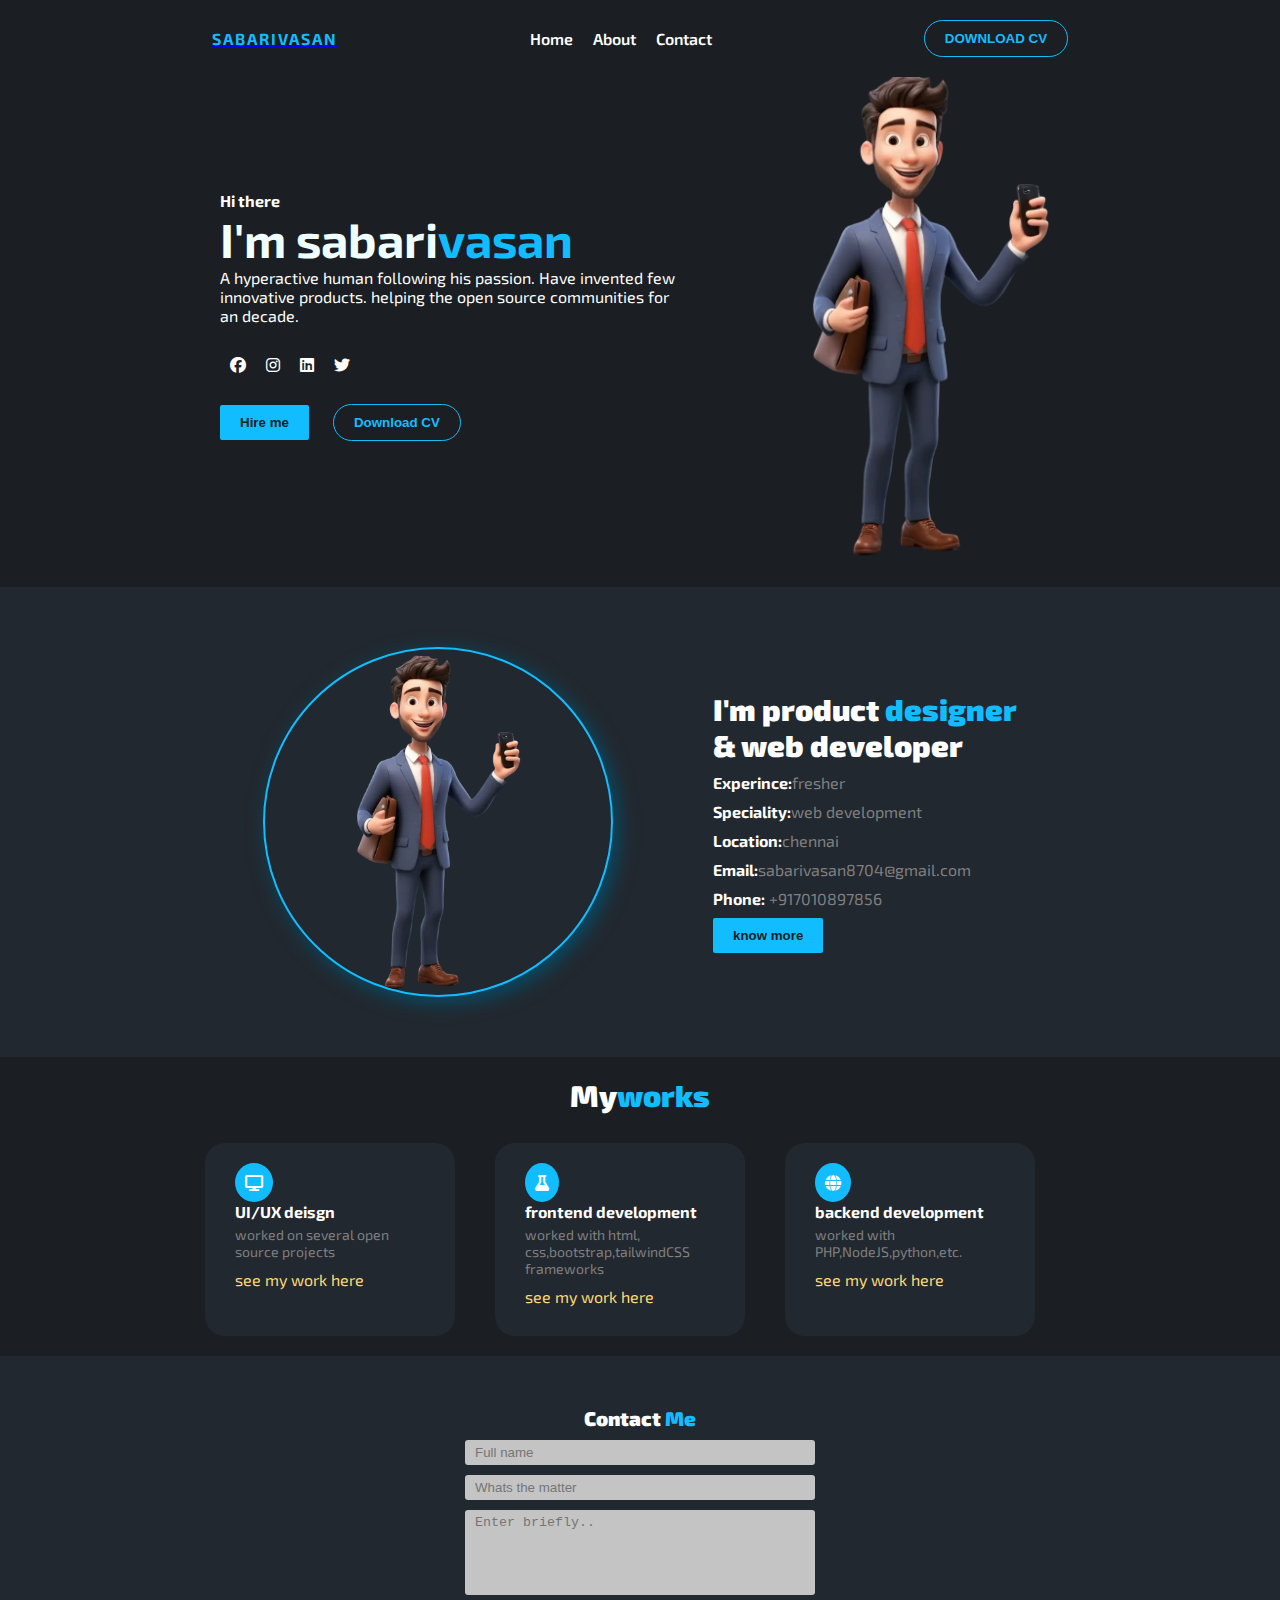
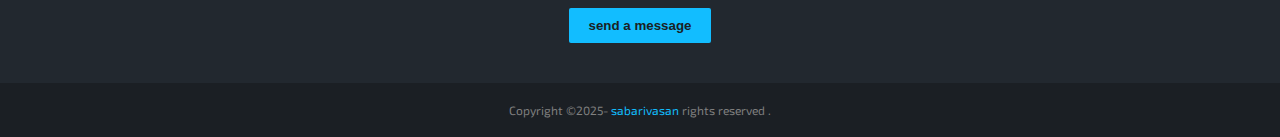
<file: index.html>
<!DOCTYPE html>
<html lang="en">
  <head>
    <meta charset="UTF-8" />
    <meta name="viewport" content="width=device-width, initial-scale=1.0" />
    <title>sabarivasan portfolio</title>
    <!-- font awesome icons -->
     <link rel="stylesheet" href="https://cdnjs.cloudflare.com/ajax/libs/font-awesome/6.7.2/css/all.min.css"
      integrity="sha512-Evv84Mr4kqVGRNSgIGL/F/aIDqQb7xQ2vcrdIwxfjThSH8CSR7PBEakCr51Ck+w+/U6swU2Im1vVX0SVk9ABhg=="
       crossorigin="anonymous" referrerpolicy="no-referrer" />
    <!-- styling css -->
    <link rel="stylesheet" href="./assets/css/style.css" />
  </head>
  <body>
    <header>
      <div>
        <a href="./index.html"> <span class="logo"> SABARIVASAN</span></a>
      </div>
      <div>
        <ul>
          <li>
            <a href="./index.html">Home</a>
          </li>
          <li>
            <a href="./about.html">About</a>
          </li>
          <li>
            <a href="./contact.html">Contact</a>
          </li>
        </ul>
      </div>

      <div>
        <button class="btn btn-dark-outlined">DOWNLOAD CV</button>
      </div>
    </header>
    <main>
        <section class="hero-section">
            <div>
                <h4 title="hello,how are you">Hi there</h4>
                <h2 class="hero-section__title">I'm sabari<span>vasan</span></h2>
                <p class="hero-section__desc">A hyperactive human following his passion. Have invented few innovative products.
                    helping the open source communities for an decade.
                </p>
                <ul class="social-icons">
                    <!-- social icons apppear here -->
                    <li> <a href="#">
                        <i class="fa-brands fa-facebook"></i></a>
                    </li>
                    <li> <a href="https://instagram.com/sabarimsdoffl" target="_blank">
                        <i class="fa-brands fa-instagram"></i></a>
                    </li>
                    <li> <a href="#">
                        <i class="fa-brands fa-linkedin"></i></a>
                    </li>  <li> <a href="#">
                        <i class="fa-brands fa-twitter"></i></a>
                    </li>
                </ul>
                <div class="hero-buttons">
                    <button class="btn btn-primary">Hire me</button>
                    <button class="btn btn-dark-outlined">Download CV</button>
                </div>
            </div>
            <div>
                <img src="./assets/css/compressed_7efeb4b97dcf2269cd5a63375d867830.webp" alt="Sabarivasan Portfolio"
                width="500">
            </div>
        
          </section>




<!-- about me -->
       <section class="about-section">
<img src="./assets/css/compressed_7efeb4b97dcf2269cd5a63375d867830.webp" alt="profile pic" >

<div class="about-section--desc">
  <h4>I'm product <span>designer</span>  <br> & web developer</h4>
<ol>
  <li>
   <strong>Experince:</strong>fresher
  </li>
  <li>
    <strong>Speciality:</strong>web development
   </li>
   <li>
    <strong>Location:</strong>chennai
   </li>
   <li>
    <strong>Email:</strong><a href="mailto:sabarivasan8704@gmail.com">sabarivasan8704@gmail.com</a>
   </li>
   <li>
    <strong>Phone:</strong> <a href="tel:+917010897856">+917010897856</a>
   </li>
</ol>
<button class="btn btn-primary">know more</button>
</div>

        </section>
        <!-- my works -->
        <section class="work-section">

        <h4 class="work-section__title">My<span>works</span></h4> 
        <div class="work-section-items">
          <div class="work-section-box">
            <!-- icon here -->
            <span class="work-section-box__icon">
            <i class="fa-solid fa-display"></i>
           </span>
          <div class="work-section-box__desc">
            <h4>UI/UX deisgn</h4>
          <p>worked on several open source projects</p>
          </div>
          <a href="#">see my work here</a>
        </div>
        <div class="work-section-box">
          <!-- icon here -->
          <span class="work-section-box__icon">
          <i class="fa-solid fa-flask"></i>
         </span>
        <div class="work-section-box__desc">
          <h4>frontend development</h4>
        <p>worked with html, css,bootstrap,tailwindCSS frameworks</p>
        </div>
        <a href="#">see my work here</a>
      </div>
      <div class="work-section-box">
        <!-- icon here -->
        <span class="work-section-box__icon">
        <i class="fa-solid fa-globe"></i>
       </span>
      <div class="work-section-box__desc">
        <h4>backend development</h4>
      <p>worked with PHP,NodeJS,python,etc.</p>
      </div>
      <a href="#">see my work here</a>
    </div>
        </div>
        </section>
        <!-- contact me -->
         <section class="contact-section">
          <h4>Contact <span>Me</span> </h4>
          <form>
            <div>
            <input type="text" name="name"  placeholder="Full name">
            </div>
            <div>
              <input type="text" name="subject"  placeholder="Whats the matter">
            </div>
            <div>
              <!-- <input type="text" name="description" placeholder="Enter briefly..."> -->
               <textarea name="description" rows="5" placeholder="Enter briefly.."></textarea>
            </div>
            <div>
              <button class="btn btn-primary">
                send a message
              </button>
            </div>
          </form>
         </section>
    </main>
    <footer>
      <p>Copyright &copy;2025- <a href="https://github.com/sabari8704" target="_blank">sabarivasan</a> rights reserved .</p>
    </footer>
  </body>
</html>
</file>
<file: assets/css/style.css>
@import url('https://fonts.googleapis.com/css2?family=Exo+2:ital,wght@0,100..900;1,100..900&display=swap');
:root{
    --primary-hover:#0099ff;
    --primary:#12bdff;
    --dark-primary: #1b1f24;
}

*{
    margin: 0;
    padding: 0;
    box-sizing: border-box;
 }
 body{
    font-family:"Exo 2", serif ;
 }

 header{
    background-color:var(--dark-primary);
    padding: 20px;
    color: #fff;
    position: fixed;
    width: 100%;
    display: flex;
    justify-content: space-evenly;
    align-items: center;
 }

 
 header .logo{
    color:var(--primary);
    font-weight:bold;
    letter-spacing: 2px;

 }

header ul{list-style: none;

    display: flex;
 }
 header ul li{
    margin-right: 20px;
 }
 header ul li a{
    color: #fff;
    text-decoration: none;
    font-weight: 600;
 }
 header li a:hover{
    color: var(--primary);
 }

 /* section:hero homepage */
 
 section.hero-section{
   background-color: var(--dark-primary);
   color: #fff;
   display: flex;
   align-items:center;
   padding: 64px 100px 20px 220px;
   
 }

 .hero-section__title{
   font-size: 48px;
   font-weight: bold;
 } 
 .hero-section__title > span{
   color: var(--primary);
 }


 .hero-section__title{
   color: azure;
 }
 .social-icons{
   margin: 20px 0 ;
 }
.social-icons li{
margin: 10px;
}
ul.social-icons{
   list-style: none;
   display: flex;
}
.social-icons li > a{
text-decoration: none;
color: #fff;
}
.social-icons li a>i.fa-facebook:hover{
   color: #1877F2	;
}
.social-icons li a>i.fa-linkedin:hover{
   color: #0077B5	;
}
.social-icons li a>i.fa-instagram:hover{
   color:#405de6;
}
.social-icons li a>i.fa-twitter:hover{
   color:#1DA1F2
   ;
}
/* buttons */
.btn{
   padding: 10px 20px;
   border-radius: 2px;
   border: none;
   cursor: pointer;
}

.btn.btn-primary{
   background-color: var(--primary);
   font-weight:700;
   color: var(--dark-primary);

}
.btn.btn-primary:hover{
   background-color: var(--primary-hover);
}

.btn-dark-outlined{
   background-color: var(--dark-primary);
   border: 1px solid var(--primary);
   color: var(--primary);
   border-radius: 20px;
   font-weight: 600;
}
.btn-dark-outlined:hover{
   cursor: pointer;
   background-color: var(--primary);
   color:white;
}

.hero-buttons button{
   margin-right: 20px;
}
/* about me section */
.about-section{
   background-color: #22282f;
   color: #fff;
   padding:  60px;
   display: flex;
   justify-content: center;
   align-items: center;
}
.about-section img{
   width: 350px;
   border-radius: 50%;
   border: 2px solid var(--primary);
   box-shadow: 5px 5px 20px #03506e;
  
}

.about-section--desc{
  margin-left: 100px;
  max-width: 450px;
}

.about-section--desc h4{
   font-size: 30px;
   font-weight: 900;
}
.about-section--desc h4 > span{
   color: var(--primary);
}

.about-section--desc li{
   list-style: none;
   margin: 10px 0;
}
.about-section--desc li{
   margin-bottom: 10px;
   color: gray;
}
.about-section--desc li> a{
   text-decoration: none;
   color: gray;
}
.about-section--desc li > strong{
   color: #fff;
}
.about-section--desc li> a:hover{
   color: var(--primary);
}
.work-section{
   background-color: var(--dark-primary);
   color: #fff;
   padding: 20px;
   text-align:center;
}
.work-section__title{
   font-size: 30px;
   font-weight: 900;
   margin-bottom: 30px;
}
.work-section__title span{
   color: var(--primary);
}

.work-section-items{
   display: flex;
   justify-content: center;
}

.work-section-box{
   background-color: #22282f;
   padding: 30px;
   max-width: 250px;
   text-align: left;
   border-radius: 20px;
   cursor: pointer;
   margin-right:40px ;
}
.work-section-box:hover{
   background-color:rgb(34, 34, 46);
}
.work-section-box p{
   color: gray;
   font-size: 14px;
}

.work-section-box a{
   text-decoration: none;
   color: #feda75;
}
.work-section-box__desc{
   margin-top: 10px;
   margin-bottom: 10px;
}
.work-section-box__desc p{
   padding-top: 5px;
}

.work-section-box__icon {
background-color: var(--primary);
padding: 10px;
border-radius: 50%;
}
.work-section-box__icon:hover{
   background-color: var(--primary-hover);
}

/* contact sectin */
.contact-section{
   background-color: #22282f;
   padding: 40px;
   color: #fff;
   text-align: center;
}
.contact-section h4{
   font-size: 20px;
   margin: 10px 0 ;
   font-weight: 900;
}

.contact-section h4 > span{
color: var(--primary);
}


.contact-section form  input, textarea {
   padding: 5px 10px;
   outline: none;
   width: 350px;
   border: none;
   background-color: #c4c4c4;
   border-radius: 3px;
   margin-bottom: 10px;
   resize: none;
}
footer{
   background-color: var(--dark-primary);
   color: gray;
   padding: 20px 0;
   text-align: center;
   font-size: 12px;
}   

footer a{
   text-decoration: none;
   color: var(--primary);
}

/* media queries */

@media only screen and (max-width:600px) {
   header{
      flex-direction: column;
   }
   header > * {
      margin-bottom: 10px;
   }
   /* hero section */
   section.hero-section{
      flex-direction: column;
      padding: 40px; ;
   }
   /* about section */
   section.about-section{
      flex-direction: column;
   
   }
   .about-section--desc{
      margin-left: 0;
      margin-top: 30px;
   }
   /* my works */
   .work-section{
      padding: 30px 20px;
   }
    .work-section-items{
      flex-direction: column;
      align-items: center;
    }
    .work-section-box{
      margin-bottom: 20px;
      width: 100%;
    }
    /* contact section */
    .contact-section form input,textarea{
      width: 100%;
    }
}
</file>
